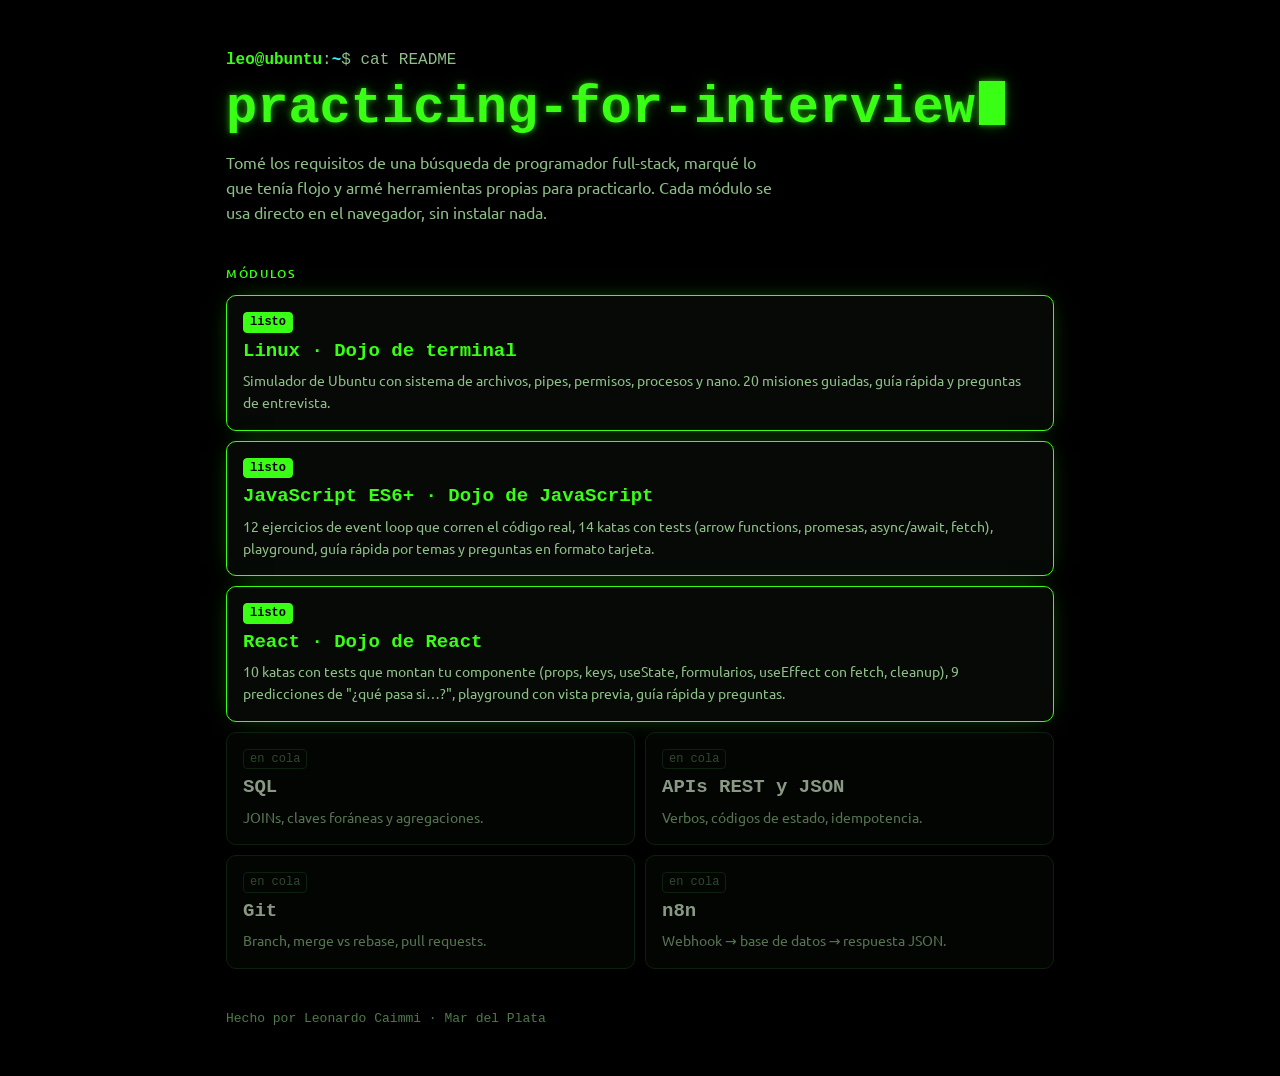
<file: index.html>
<!doctype html>
<html lang="es">
<head>
  <meta charset="utf-8">
  <meta name="viewport" content="width=device-width, initial-scale=1, viewport-fit=cover">
  <title>practicing-for-interview</title>
  <meta name="description" content="Herramientas propias para repasar los requisitos de una búsqueda full-stack.">
  <meta name="theme-color" content="#000000">
  <link rel="icon" href="assets/favicon.svg" type="image/svg+xml">
  <link rel="preconnect" href="https://fonts.googleapis.com">
  <link rel="preconnect" href="https://fonts.gstatic.com" crossorigin>
  <link rel="stylesheet" href="https://fonts.googleapis.com/css2?family=Ubuntu:wght@400;500;700&family=Ubuntu+Mono:wght@400;700&display=swap">
  <link rel="stylesheet" href="assets/landing.css">
</head>
<body>
<main class="wrap">
  <p class="prompt"><span class="u">leo@ubuntu</span>:<span class="p">~</span>$ cat README</p>
  <h1>practicing-for-interview<span class="cur" aria-hidden="true"></span></h1>
  <p class="lede">Tomé los requisitos de una búsqueda de programador full-stack, marqué lo que tenía flojo y armé herramientas propias para practicarlo. Cada módulo se usa directo en el navegador, sin instalar nada.</p>

  <h2>Módulos</h2>
  <ul class="mods">
    <li class="ready">
      <a href="linux/">
        <span class="tag">listo</span>
        <strong>Linux · Dojo de terminal</strong>
        <span>Simulador de Ubuntu con sistema de archivos, pipes, permisos, procesos y nano. 20 misiones guiadas, guía rápida y preguntas de entrevista.</span>
      </a>
    </li>
    <li class="ready">
      <a href="javascript/">
        <span class="tag">listo</span>
        <strong>JavaScript ES6+ · Dojo de JavaScript</strong>
        <span>12 ejercicios de event loop que corren el código real, 14 katas con tests (arrow functions, promesas, async/await, fetch), playground, guía rápida por temas y preguntas en formato tarjeta.</span>
      </a>
    </li>
    <li class="ready">
      <a href="react/">
        <span class="tag">listo</span>
        <strong>React · Dojo de React</strong>
        <span>10 katas con tests que montan tu componente (props, keys, useState, formularios, useEffect con fetch, cleanup), 9 predicciones de "¿qué pasa si…?", playground con vista previa, guía rápida y preguntas.</span>
      </a>
    </li>
    <li><div><span class="tag">en cola</span><strong>SQL</strong><span>JOINs, claves foráneas y agregaciones.</span></div></li>
    <li><div><span class="tag">en cola</span><strong>APIs REST y JSON</strong><span>Verbos, códigos de estado, idempotencia.</span></div></li>
    <li><div><span class="tag">en cola</span><strong>Git</strong><span>Branch, merge vs rebase, pull requests.</span></div></li>
    <li><div><span class="tag">en cola</span><strong>n8n</strong><span>Webhook → base de datos → respuesta JSON.</span></div></li>
  </ul>

  <footer>Hecho por Leonardo Caimmi · Mar del Plata</footer>
</main>
</body>
</html>
</file>
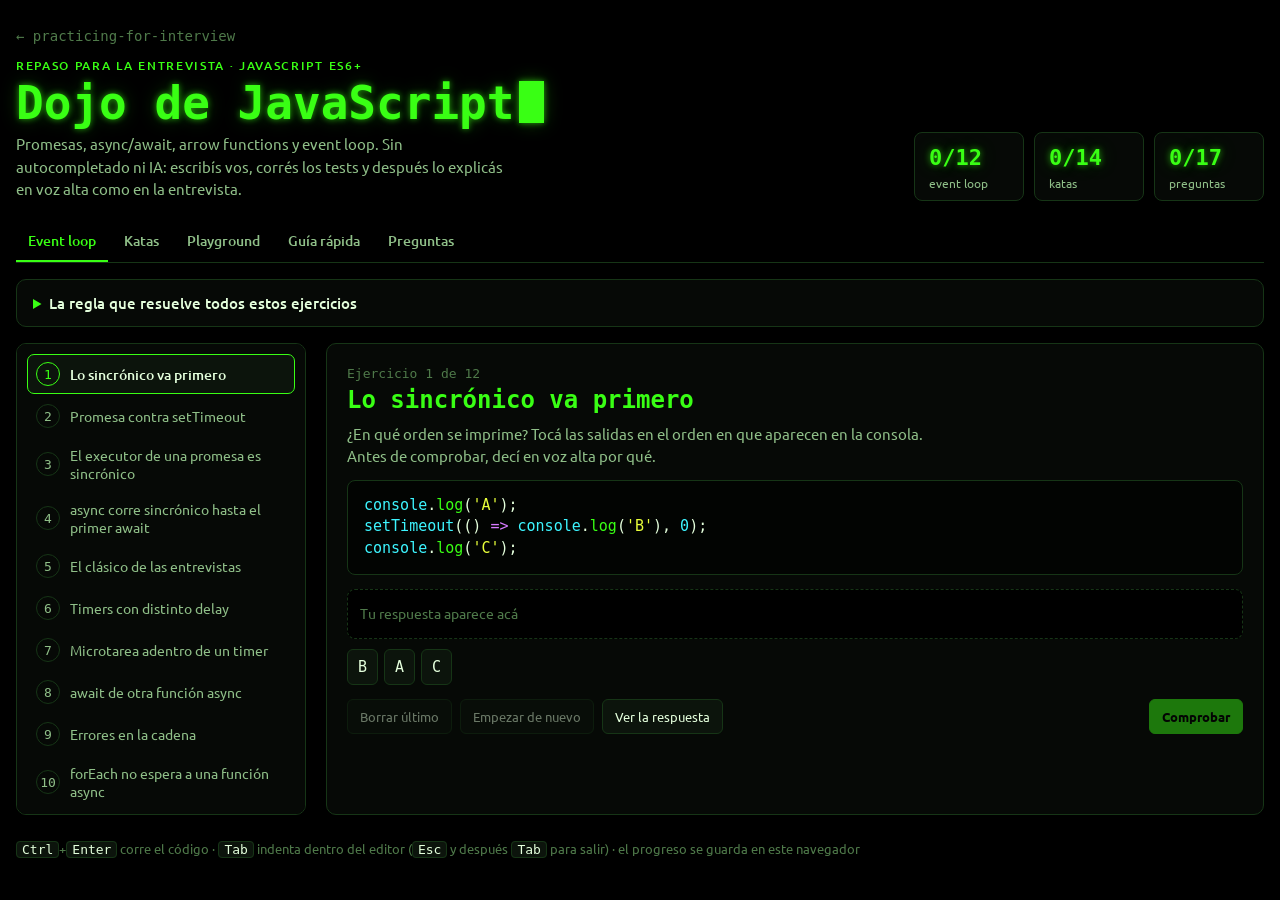
<file: javascript/index.html>
<!doctype html>
<html lang="es">
<head>
  <meta charset="utf-8">
  <meta name="viewport" content="width=device-width, initial-scale=1, viewport-fit=cover">
  <title>Dojo de JavaScript</title>
  <meta name="description" content="Ejercicios de event loop, katas con tests y guía rápida para repasar JavaScript ES6+: promesas, async/await y arrow functions.">
  <meta name="theme-color" content="#000000">
  <link rel="icon" href="../assets/favicon.svg" type="image/svg+xml">
  <link rel="preconnect" href="https://fonts.googleapis.com">
  <link rel="preconnect" href="https://fonts.gstatic.com" crossorigin>
  <link rel="stylesheet" href="https://fonts.googleapis.com/css2?family=Ubuntu:wght@400;500;700&family=Ubuntu+Mono:wght@400;700&display=swap">
  <link rel="stylesheet" href="../assets/dojo.css">
</head>
<body>
<div class="wrap">
  <header class="top">
    <div>
      <a class="back" href="../">← practicing-for-interview</a>
      <p class="eyebrow">Repaso para la entrevista · JavaScript ES6+</p>
      <h1>Dojo de JavaScript<span class="cur" aria-hidden="true"></span></h1>
      <p class="lede">Promesas, async/await, arrow functions y event loop. Sin autocompletado ni IA: escribís vos, corrés los tests y después lo explicás en voz alta como en la entrevista.</p>
    </div>
    <div class="stats">
      <div><strong id="st-loop">0/0</strong><span>event loop</span></div>
      <div><strong id="st-kata">0/0</strong><span>katas</span></div>
      <div><strong id="st-q">0/0</strong><span>preguntas</span></div>
    </div>
  </header>

  <nav class="tabs" role="tablist" aria-label="Secciones">
    <button type="button" role="tab" data-tab="loop" aria-selected="true">Event loop</button>
    <button type="button" role="tab" data-tab="kata" aria-selected="false">Katas</button>
    <button type="button" role="tab" data-tab="play" aria-selected="false">Playground</button>
    <button type="button" role="tab" data-tab="guia" aria-selected="false">Guía rápida</button>
    <button type="button" role="tab" data-tab="pre" aria-selected="false">Preguntas</button>
  </nav>

  <main>
    <section id="tab-loop" class="pane" aria-label="Event loop">
      <details class="rule">
        <summary>La regla que resuelve todos estos ejercicios</summary>
        <div class="flow">
          <div class="q"><b>1 · Pila</b><span>Todo el código sincrónico, de arriba abajo. Incluye el cuerpo de <code>new Promise(...)</code> y el de una función <code>async</code> hasta su primer <code>await</code>.</span></div>
          <div class="q"><b>2 · Microtareas</b><span><code>.then</code>, <code>.catch</code>, <code>.finally</code>, lo que sigue a un <code>await</code> y <code>queueMicrotask</code>. Se vacía la cola entera, incluso lo que se agrega mientras tanto.</span></div>
          <div class="q"><b>3 · Una macrotarea</b><span><code>setTimeout</code>, <code>setInterval</code>, eventos del DOM, I/O. Corre una sola y se vuelve al paso 2.</span></div>
        </div>
      </details>
      <div class="lay">
        <ol class="list" id="loop-list" aria-label="Ejercicios de event loop"></ol>
        <article class="card" id="loop-main" aria-live="polite"></article>
      </div>
    </section>

    <section id="tab-kata" class="pane" aria-label="Katas" hidden>
      <div class="lay">
        <ol class="list" id="kata-list" aria-label="Katas"></ol>
        <article class="card" id="kata-main"></article>
      </div>
    </section>

    <section id="tab-play" class="pane" aria-label="Playground" hidden></section>

    <section id="tab-guia" class="pane" aria-label="Guía rápida" hidden>
      <div class="lay">
        <ol class="list" id="guide-list" aria-label="Temas de la guía"></ol>
        <article class="card" id="guide-main" aria-live="polite"></article>
      </div>
    </section>

    <section id="tab-pre" class="pane" aria-label="Preguntas" hidden>
      <div class="lay">
        <ol class="list" id="q-list" aria-label="Preguntas de entrevista"></ol>
        <article class="card" id="q-main" aria-live="polite"></article>
      </div>
    </section>
  </main>

  <footer><kbd>Ctrl</kbd>+<kbd>Enter</kbd> corre el código · <kbd>Tab</kbd> indenta dentro del editor (<kbd>Esc</kbd> y después <kbd>Tab</kbd> para salir) · el progreso se guarda en este navegador</footer>
</div>

<script src="../assets/js/dom.js" defer></script>
<script src="js/state.js" defer></script>
<script src="../assets/js/highlight.js" defer></script>
<script src="../assets/js/runner.js" defer></script>
<script src="../assets/js/editor.js" defer></script>
<script src="../assets/js/tester.js" defer></script>
<script src="js/loop.js" defer></script>
<script src="js/katas.js" defer></script>
<script src="js/play.js" defer></script>
<script src="js/guide.js" defer></script>
<script src="js/questions.js" defer></script>
<script src="js/main.js" defer></script>
</body>
</html>
</file>
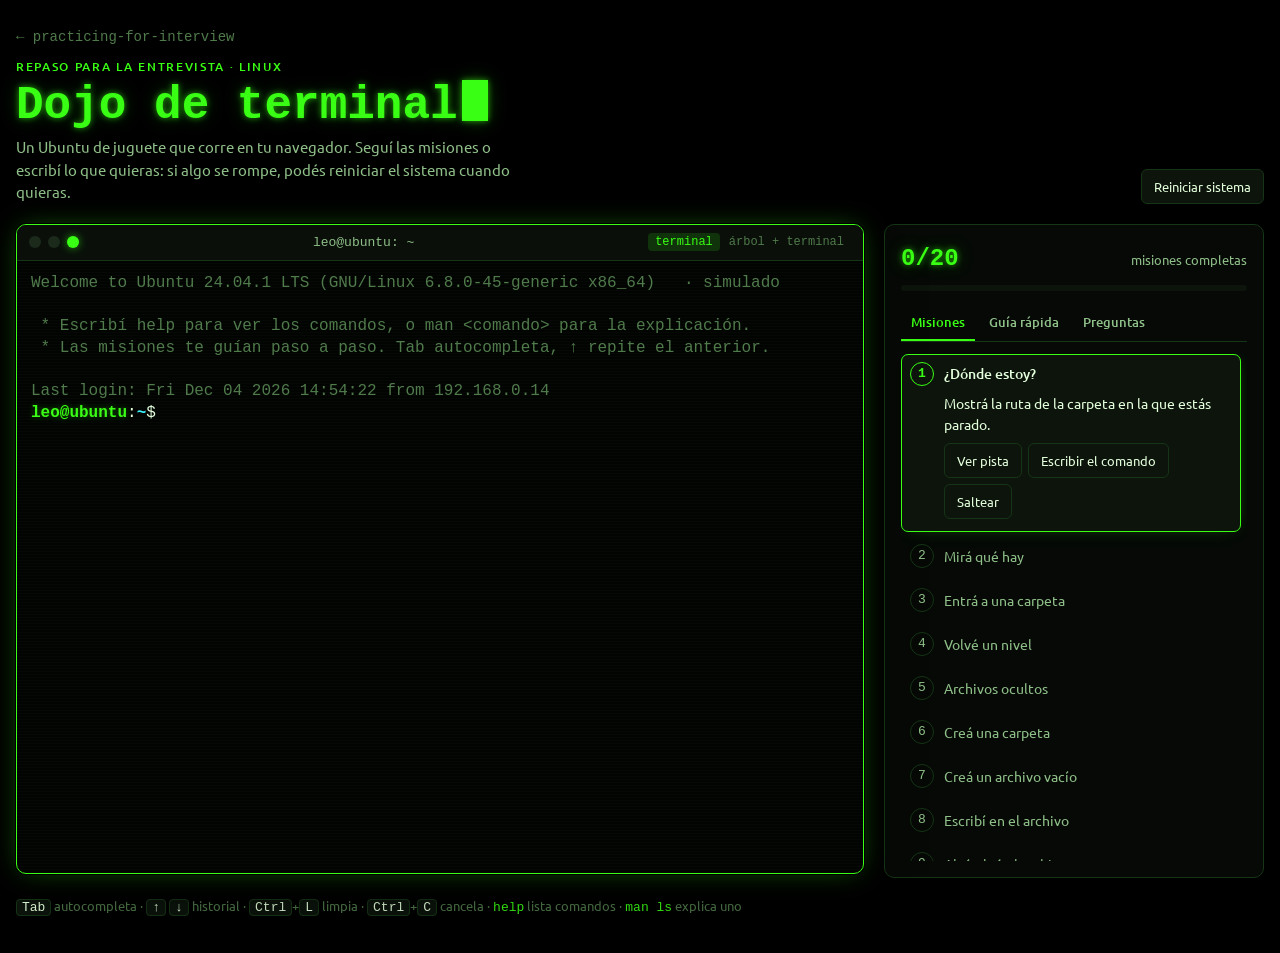
<file: linux/index.html>
<!doctype html>
<html lang="es">
<head>
  <meta charset="utf-8">
  <meta name="viewport" content="width=device-width, initial-scale=1, viewport-fit=cover">
  <title>Dojo de terminal</title>
  <meta name="description" content="Simulador de terminal Linux con misiones guiadas para practicar comandos básicos.">
  <meta name="theme-color" content="#000000">
  <link rel="icon" href="../assets/favicon.svg" type="image/svg+xml">
  <link rel="preconnect" href="https://fonts.googleapis.com">
  <link rel="preconnect" href="https://fonts.gstatic.com" crossorigin>
  <link rel="stylesheet" href="https://fonts.googleapis.com/css2?family=Ubuntu:wght@400;500;700&family=Ubuntu+Mono:wght@400;700&display=swap">
  <link rel="stylesheet" href="css/styles.css">
</head>
<body>
<div class="wrap">
  <header class="top">
    <div>
      <a class="back" href="../">← practicing-for-interview</a>
      <p class="eyebrow">Repaso para la entrevista · Linux</p>
      <h1>Dojo de terminal<span class="cur" aria-hidden="true"></span></h1>
      <p class="lede">Un Ubuntu de juguete que corre en tu navegador. Seguí las misiones o escribí lo que quieras: si algo se rompe, podés reiniciar el sistema cuando quieras.</p>
    </div>
    <button id="reset" class="btn-danger" type="button">Reiniciar sistema</button>
  </header>

  <main class="grid">
    <section class="term" aria-label="Terminal simulada">
      <div class="bar">
        <span class="dots" aria-hidden="true"><i></i><i></i><i class="x"></i></span>
        <span class="bar-title" id="bartitle">leo@ubuntu: ~</span>
        <div class="vt" role="tablist" aria-label="Vista">
          <button type="button" role="tab" data-view="term" aria-selected="true">terminal</button>
          <button type="button" role="tab" data-view="tree" aria-selected="false">árbol + terminal</button>
        </div>
      </div>
      <div class="term-body">
        <div class="tree" id="tree" hidden aria-label="Árbol de carpetas"></div>
        <div class="screen" id="screen">
          <div id="out" aria-live="polite"></div>
          <div class="line"><span id="ps1"></span><input id="cmd" autocomplete="off" autocapitalize="off" autocorrect="off" spellcheck="false" enterkeyhint="send" aria-label="Comando"></div>
        </div>
        <div class="nano" id="nano" hidden>
          <div class="nano-head"><span>GNU nano 7.2</span><span id="nanofile"></span><span id="nanomod"></span></div>
          <textarea id="nanotext" spellcheck="false" aria-label="Editor nano"></textarea>
          <div class="nano-status" id="nanostatus"></div>
          <div class="nano-keys"><button type="button" data-nk="save"><b>^S</b>Guardar</button><button type="button" data-nk="exit"><b>^X</b>Salir</button></div>
        </div>
      </div>
      <div class="keys" id="keys">
        <button type="button" data-key="tab">Tab</button><button type="button" data-key="up">↑</button><button type="button" data-key="down">↓</button>
        <button type="button" data-ins="/">/</button><button type="button" data-ins="~">~</button><button type="button" data-ins="-">-</button><button type="button" data-ins=" | ">|</button><button type="button" data-ins=".">.</button><button type="button" data-ins="*">*</button><button type="button" data-ins=" > ">&gt;</button><button type="button" data-key="ctrlc">^C</button>
      </div>
    </section>

    <aside class="side">
      <div class="prog"><strong id="progn">0/20</strong><span>misiones completas</span></div>
      <div class="meter"><i id="meter"></i></div>
      <div class="tabs" role="tablist">
        <button type="button" role="tab" data-tab="mis" aria-selected="true">Misiones</button>
        <button type="button" role="tab" data-tab="chu" aria-selected="false">Guía rápida</button>
        <button type="button" role="tab" data-tab="pre" aria-selected="false">Preguntas</button>
      </div>
      <div id="tab-mis"><ol class="mis" id="missions"></ol><div id="fin"></div></div>
      <div id="tab-chu" class="cheat" hidden>
        <h3>Rutas</h3>
        <dl><dt>/</dt><dd>Raíz del sistema</dd><dt>~</dt><dd>Tu home (/home/leo)</dd><dt>.</dt><dd>Carpeta actual</dd><dt>..</dt><dd>Carpeta padre</dd><dt>/etc/x</dt><dd>Absoluta: arranca en /</dd><dt>docs/x</dt><dd>Relativa: arranca donde estás</dd></dl>
        <h3>Navegar</h3>
        <dl><dt>pwd</dt><dd>Dónde estoy</dd><dt>ls -la</dt><dd>Listar todo, con ocultos y permisos</dd><dt>cd dir</dt><dd>Entrar a una carpeta</dd><dt>cd ..</dt><dd>Subir un nivel</dd><dt>cd ~ / cd</dt><dd>Ir al home</dd><dt>cd -</dt><dd>Volver a la carpeta anterior</dd><dt>tree</dt><dd>Ver el árbol de carpetas</dd></dl>
        <h3>Archivos</h3>
        <dl><dt>mkdir -p a/b</dt><dd>Crear carpetas (con padres)</dd><dt>touch f</dt><dd>Crear archivo vacío</dd><dt>cp a b</dt><dd>Copiar (<code>-r</code> para carpetas)</dd><dt>mv a b</dt><dd>Mover o renombrar</dd><dt>rm f</dt><dd>Borrar archivo</dd><dt>rm -r dir</dt><dd>Borrar carpeta y contenido</dd><dt>rmdir dir</dt><dd>Borrar carpeta vacía</dd></dl>
        <h3>Abrir, leer y buscar</h3>
        <dl><dt>cat f</dt><dd>Mostrar el contenido</dd><dt>less f</dt><dd>Leer paginado (q sale)</dd><dt>nano f</dt><dd>Editar (^S guarda, ^X cierra)</dd><dt>head / tail -n 5</dt><dd>Primeras / últimas líneas</dd><dt>tail -f log</dt><dd>Seguir un log en vivo</dd><dt>grep -rn "x" dir</dt><dd>Buscar texto recursivo con nro de línea</dd><dt>find . -name "*.js"</dt><dd>Buscar archivos por nombre</dd><dt>wc -l f</dt><dd>Contar líneas</dd></dl>
        <h3>Redirección y encadenado</h3>
        <dl><dt>cmd &gt; f</dt><dd>Salida a archivo (pisa)</dd><dt>cmd &gt;&gt; f</dt><dd>Salida a archivo (agrega)</dd><dt>a | b</dt><dd>Pipe: la salida de a entra a b</dd><dt>a &amp;&amp; b</dt><dd>Corre b solo si a anduvo</dd><dt>2&gt;&amp;1</dt><dd>Mezclar errores con la salida (teoría)</dd></dl>
        <h3>Permisos</h3>
        <dl><dt>-rwxr-xr-x</dt><dd>tipo · dueño · grupo · otros</dd><dt>chmod +x f</dt><dd>Hacer ejecutable</dd><dt>chmod 755 f</dt><dd>r=4 w=2 x=1 → 7=rwx 5=r-x</dd><dt>chmod 644 f</dt><dd>rw-r--r--, típico de archivo</dd><dt>sudo cmd</dt><dd>Ejecutar como root</dd></dl>
        <h3>Procesos y sistema</h3>
        <dl><dt>ps aux</dt><dd>Todos los procesos</dd><dt>kill PID</dt><dd>Pedir que termine (SIGTERM)</dd><dt>kill -9 PID</dt><dd>Forzar (SIGKILL)</dd><dt>top / htop</dt><dd>Monitor en vivo</dd><dt>sudo apt update</dt><dd>Actualizar lista de paquetes</dd><dt>sudo apt install x</dt><dd>Instalar un paquete</dd><dt>man cmd</dt><dd>Manual (acá, en castellano)</dd><dt>clear</dt><dd>Limpiar la pantalla (Ctrl+L). En Windows es cls</dd></dl>
      </div>
      <div id="tab-pre" class="qa" hidden>
        <h3>Lo que te pueden preguntar</h3>
        <details><summary>¿Ruta absoluta vs relativa?</summary><p>Absoluta arranca en la raíz <code>/</code> y funciona desde cualquier lado (<code>/home/leo/docs</code>). Relativa depende de dónde estás parado (<code>docs</code>, <code>../x</code>).</p></details>
        <details><summary>¿Qué diferencia hay entre &gt; y &gt;&gt;?</summary><p><code>&gt;</code> crea o pisa el archivo. <code>&gt;&gt;</code> agrega al final sin borrar lo anterior. Típico: <code>echo "x" &gt;&gt; log.txt</code>.</p></details>
        <details><summary>¿Qué es un pipe?</summary><p>Conecta la salida estándar de un comando con la entrada del siguiente: <code>ps aux | grep node</code>. Es la filosofía Unix: herramientas chicas que se combinan.</p></details>
        <details><summary>¿Qué significa chmod 755?</summary><p>Cada dígito suma r=4, w=2, x=1. 7 = rwx para el dueño, 5 = r-x para grupo y otros. Es lo típico para scripts y carpetas. Archivos comunes: 644.</p></details>
        <details><summary>¿Cómo ejecutás un script?</summary><p>Le das permiso con <code>chmod +x deploy.sh</code> y lo corrés con <code>./deploy.sh</code>. El <code>./</code> hace falta porque la carpeta actual no está en el PATH. La primera línea <code>#!/bin/bash</code> (shebang) dice qué intérprete usar.</p></details>
        <details><summary>¿Qué es sudo y por qué apt lo pide?</summary><p>Ejecuta un comando como root (superusuario). Instalar paquetes escribe en carpetas del sistema como <code>/usr</code>, que tu usuario no puede tocar.</p></details>
        <details><summary>¿rm -r vs rmdir?</summary><p><code>rmdir</code> solo borra carpetas vacías (más seguro). <code>rm -r</code> borra la carpeta con todo adentro. <code>rm -rf</code> además no pregunta ni avisa: con cuidado.</p></details>
        <details><summary>¿Cómo encontrás y matás un proceso colgado?</summary><p><code>ps aux | grep node</code> para ver el PID, después <code>kill PID</code> (SIGTERM, le pide que cierre prolijo). Si no responde, <code>kill -9 PID</code> (SIGKILL, lo corta en seco). También <code>lsof -i :3000</code> para ver quién usa un puerto.</p></details>
        <details><summary>¿Cómo buscás algo en todo un proyecto?</summary><p>Texto adentro de archivos: <code>grep -rn "TODO" src/</code>. Archivos por nombre: <code>find . -name "*.js"</code>.</p></details>
        <details><summary>¿Cómo mirás un log en vivo?</summary><p><code>tail -f /var/log/syslog</code> o el log de tu app. Sale con Ctrl+C. En servicios con systemd: <code>journalctl -u servicio -f</code>.</p></details>
        <details><summary>¿stdout vs stderr?</summary><p>Son dos salidas distintas: 1 = salida normal, 2 = errores. <code>cmd 2&gt; errores.txt</code> redirige solo errores; <code>cmd &gt; todo.txt 2&gt;&amp;1</code> manda ambos al mismo archivo.</p></details>
        <details><summary>¿Cómo ves variables de entorno?</summary><p><code>echo $HOME</code>, <code>env</code> para ver todas, <code>export API_URL=...</code> para definir una en la sesión. Así se pasan secretos a una app sin hardcodearlos.</p></details>
      </div>
    </aside>
  </main>

  <footer><kbd>Tab</kbd> autocompleta · <kbd>↑</kbd> <kbd>↓</kbd> historial · <kbd>Ctrl</kbd>+<kbd>L</kbd> limpia · <kbd>Ctrl</kbd>+<kbd>C</kbd> cancela · <code>help</code> lista comandos · <code>man ls</code> explica uno</footer>
</div>

<script src="js/state.js" defer></script>
<script src="js/fs.js" defer></script>
<script src="js/parser.js" defer></script>
<script src="js/shell.js" defer></script>
<script src="js/commands/files.js" defer></script>
<script src="js/commands/text.js" defer></script>
<script src="js/commands/system.js" defer></script>
<script src="js/commands/help.js" defer></script>
<script src="js/nano.js" defer></script>
<script src="js/missions.js" defer></script>
<script src="js/tree.js" defer></script>
<script src="js/main.js" defer></script>
</body>
</html>
</file>
<file: assets/landing.css>
:root {
  color-scheme: dark;
  --bg: #000; --panel: #060906; --line: #163516;
  --text: #e4ffdc; --muted: #8fbf88; --faint: #4f7a4a;
  --neon: #39ff14; --cyan: #3df5ff;
  --glow: 0 0 6px #39ff1499, 0 0 18px #39ff1440;
  --mono: "Ubuntu Mono", ui-monospace, Menlo, Consolas, monospace;
  --sans: "Ubuntu", system-ui, -apple-system, "Segoe UI", Roboto, sans-serif;
}
* { box-sizing: border-box; }
html, body { margin: 0; background: var(--bg); }
body { color: var(--text); font-family: var(--sans); font-size: 16px; line-height: 1.55; }
::selection { background: var(--neon); color: #000; }
.wrap { max-width: 860px; margin: 0 auto; padding-inline: 16px; padding-block: calc(env(safe-area-inset-top, 0px) + 48px) calc(env(safe-area-inset-bottom, 0px) + 48px); }
.prompt { font-family: var(--mono); color: var(--muted); margin: 0 0 8px; }
.prompt .u { color: var(--neon); font-weight: 700; }
.prompt .p { color: var(--cyan); font-weight: 700; }
h1 { font-family: var(--mono); font-size: clamp(30px, 7vw, 52px); line-height: 1.05; margin: 0 0 14px; color: var(--neon); text-shadow: var(--glow); overflow-wrap: anywhere; }
h1 .cur { display: inline-block; width: .5em; height: .85em; background: var(--neon); box-shadow: var(--glow); vertical-align: -.06em; margin-left: .08em; animation: blink 1.1s steps(1) infinite; }
@keyframes blink { 50% { opacity: 0; } }
.lede { color: var(--muted); max-width: 62ch; margin: 0; }
h2 { font-size: 12px; letter-spacing: .14em; text-transform: uppercase; color: var(--neon); font-weight: 500; margin: 40px 0 12px; }
.mods { list-style: none; margin: 0; padding: 0; display: grid; grid-template-columns: repeat(2, minmax(0, 1fr)); gap: 10px; }
.mods li.ready { grid-column: 1 / -1; }
.mods a, .mods div { display: flex; flex-direction: column; gap: 4px; height: 100%; padding: 16px; border: 1px solid var(--line); border-radius: 10px; background: var(--panel); color: inherit; text-decoration: none; }
.mods div { opacity: .6; }
.mods a { border-color: var(--neon); box-shadow: 0 0 24px -10px #39ff1488; transition: box-shadow .2s, transform .2s; }
.mods a:hover { box-shadow: 0 0 32px -6px #39ff14aa; transform: translateY(-2px); }
.mods a:focus-visible { outline: 2px solid var(--neon); outline-offset: 3px; }
.mods strong { font-family: var(--mono); font-size: 19px; }
.mods a strong { color: var(--neon); }
.mods span:not(.tag) { color: var(--muted); font-size: 14px; }
.tag { align-self: flex-start; font-family: var(--mono); font-size: 12px; padding: 0 6px; border-radius: 4px; border: 1px solid var(--line); color: var(--faint); }
.ready .tag { background: var(--neon); border-color: var(--neon); color: #000; font-weight: 700; }
footer { margin-top: 40px; color: var(--faint); font-size: 13px; font-family: var(--mono); }
@media (max-width: 600px) { .mods { grid-template-columns: minmax(0, 1fr); } }
@media (prefers-reduced-motion: reduce) { h1 .cur { animation: none; } .mods a { transition: none; } }
</file>
<file: assets/dojo.css>
/* ==========================================================
   Estilos compartidos de los dojos (JavaScript, React): tema negro + verde flúor
   ========================================================== */
:root {
  color-scheme: dark;
  --bg: #000000;
  --panel: #060906;
  --panel2: #0c140c;
  --line: #163516;
  --term: #020402;
  --text: #e4ffdc;
  --muted: #8fbf88;
  --faint: #4f7a4a;
  --neon: #39ff14;
  --neon-dim: #39ff1426;
  --neon-glow: 0 0 6px #39ff1499, 0 0 18px #39ff1440;
  --cyan: #3df5ff;
  --red: #ff3b5c;
  --red-dim: #ff3b5c1f;
  --yellow: #e8ff3a;
  --magenta: #d77bff;
  --mono: "Ubuntu Mono", ui-monospace, "SFMono-Regular", Menlo, Consolas, monospace;
  --sans: "Ubuntu", system-ui, -apple-system, "Segoe UI", Roboto, sans-serif;
  --pane-h: clamp(440px, calc(100dvh - 140px), 900px); /* alto de los paneles con scroll propio */
}

* { box-sizing: border-box; }
html, body { margin: 0; background: var(--bg); }
body {
  color: var(--text);
  font-family: var(--sans);
  font-size: 15px;
  line-height: 1.5;
  -webkit-text-size-adjust: 100%;
}
::selection { background: var(--neon); color: #000; }

.wrap {
  max-width: 1280px;
  margin: 0 auto;
  padding-inline: 16px;
  padding-block: calc(env(safe-area-inset-top, 0px) + 24px) calc(env(safe-area-inset-bottom, 0px) + 40px);
}

/* ---------- header ---------- */
.top { display: flex; flex-wrap: wrap; gap: 16px; align-items: flex-end; justify-content: space-between; margin-bottom: 20px; }
.back { display: inline-block; margin-bottom: 10px; color: var(--faint); font-family: var(--mono); font-size: 14px; text-decoration: none; }
.back:hover { color: var(--neon); }
.eyebrow { margin: 0; color: var(--neon); font-size: 12px; letter-spacing: .14em; text-transform: uppercase; font-weight: 500; }
h1 {
  margin: 4px 0 6px;
  font-family: var(--mono);
  font-weight: 700;
  font-size: clamp(30px, 5vw, 46px);
  line-height: 1.05;
  color: var(--neon);
  text-shadow: var(--neon-glow);
  text-wrap: balance;
}
h1 .cur { display: inline-block; width: .55em; height: .9em; background: var(--neon); box-shadow: var(--neon-glow); vertical-align: -.08em; margin-left: .1em; animation: blink 1.1s steps(1) infinite; }
@keyframes blink { 50% { opacity: 0; } }
.lede { margin: 0; color: var(--muted); max-width: 62ch; }

.stats { display: flex; gap: 10px; }
.stats div { display: flex; flex-direction: column; min-width: 110px; padding: 8px 14px; background: var(--panel); border: 1px solid var(--line); border-radius: 8px; }
.stats strong { font-family: var(--mono); font-size: 22px; color: var(--neon); text-shadow: var(--neon-glow); font-variant-numeric: tabular-nums; }
.stats span { color: var(--muted); font-size: 12px; }

/* ---------- botones ---------- */
button {
  font-family: inherit; font-size: 13px; cursor: pointer;
  color: var(--text); background: var(--panel2);
  border: 1px solid var(--line); border-radius: 6px; padding: 8px 12px;
  transition: border-color .15s, color .15s, box-shadow .15s;
}
button:hover { border-color: var(--neon); color: var(--neon); }
button:disabled { opacity: .45; cursor: not-allowed; }
button:disabled:hover { border-color: var(--line); color: var(--text); }
button.primary { background: var(--neon); border-color: var(--neon); color: #000; font-weight: 700; }
button.primary:hover { color: #000; box-shadow: var(--neon-glow); }
button.primary:disabled:hover { border-color: var(--neon); color: #000; box-shadow: none; }
button:focus-visible, textarea:focus-visible, a:focus-visible, summary:focus-visible { outline: 2px solid var(--neon); outline-offset: 2px; }

/* ---------- pestañas ---------- */
.tabs { display: flex; gap: 4px; margin-bottom: 16px; border-bottom: 1px solid var(--line); overflow-x: auto; scrollbar-width: none; }
.tabs button { flex: none; background: transparent; border: 0; border-bottom: 2px solid transparent; border-radius: 0; padding: 10px 12px; color: var(--muted); font-size: 14px; font-weight: 500; }
.tabs button[aria-selected="true"] { color: var(--neon); border-bottom-color: var(--neon); }
.pane[hidden] { display: none; }

/* ---------- regla del event loop ---------- */
.rule { margin-bottom: 16px; padding: 12px 16px; background: var(--panel); border: 1px solid var(--line); border-radius: 10px; }
.rule summary { cursor: pointer; font-weight: 500; }
.rule summary::marker { color: var(--neon); }
.flow { display: grid; grid-template-columns: repeat(3, minmax(0, 1fr)); gap: 10px; margin-top: 12px; }
.q { display: flex; flex-direction: column; gap: 4px; padding: 10px 12px; background: #000; border: 1px solid var(--line); border-radius: 8px; color: var(--muted); font-size: 14px; }
.q b { color: var(--neon); font-family: var(--mono); font-size: 15px; }

/* ---------- lista lateral + tarjeta ---------- */
/* Lista y tarjeta tienen alto fijo y scrollean por dentro, como la consola del Dojo de Linux */
.lay { display: grid; grid-template-columns: 290px minmax(0, 1fr); gap: 20px; height: var(--pane-h); }
.list, .card { min-height: 0; overflow-y: auto; overscroll-behavior: contain; scrollbar-color: var(--line) transparent; }
.list { position: relative; list-style: none; margin: 0; padding: 10px; display: flex; flex-direction: column; gap: 2px; background: var(--panel); border: 1px solid var(--line); border-radius: 10px; }
.list button { display: flex; align-items: center; gap: 10px; width: 100%; text-align: left; background: transparent; border: 1px solid transparent; padding: 7px 8px; border-radius: 7px; color: var(--muted); font-size: 14px; }
.list button:hover { background: var(--panel2); color: var(--text); }
.list .n { flex: none; width: 24px; height: 24px; border-radius: 50%; display: grid; place-items: center; font-family: var(--mono); font-size: 13px; border: 1px solid var(--line); font-variant-numeric: tabular-nums; }
.list .done .n { background: var(--neon); border-color: var(--neon); color: #000; font-weight: 700; }
.list .cur button { background: var(--panel2); border-color: var(--neon); color: var(--text); font-weight: 500; }
.list .cur .n { border-color: var(--neon); color: var(--neon); }
.list .done.cur .n { color: #000; }

.card { position: relative; min-width: 0; padding: 20px; background: var(--panel); border: 1px solid var(--line); border-radius: 10px; }
.kicker { margin: 0; color: var(--faint); font-family: var(--mono); font-size: 13px; }
.card h2 { margin: 2px 0 8px; font-family: var(--mono); font-size: 24px; line-height: 1.2; color: var(--neon); }
.card h3 { margin: 22px 0 8px; font-size: 12px; letter-spacing: .12em; text-transform: uppercase; color: var(--neon); font-weight: 500; }
.desc { margin: 0 0 12px; color: var(--muted); max-width: 72ch; }
.desc p { margin: 0 0 8px; }
.desc ul { margin: 0 0 8px; padding-left: 20px; }
code { font-family: var(--mono); color: var(--neon); }
.desc code, .q code, .why code, .tip code, .notes code { background: var(--panel2); padding: 0 4px; border-radius: 4px; font-size: .95em; }
.row { display: flex; flex-wrap: wrap; gap: 8px; margin-top: 14px; }
.row .push { margin-left: auto; }

/* ---------- código resaltado ---------- */
pre.code { margin: 0; padding: 14px 16px; overflow-x: auto; background: var(--term); border: 1px solid var(--line); border-radius: 8px; font-family: var(--mono); font-size: 15px; line-height: 1.45; color: var(--text); tab-size: 2; }
.h-kw { color: var(--magenta); }
.h-str { color: var(--yellow); }
.h-num { color: var(--cyan); }
.h-fn { color: var(--neon); }
.h-bi { color: var(--cyan); }
.h-com { color: var(--faint); font-style: italic; }
.h-tag { color: var(--cyan); }

/* ---------- consola ---------- */
.console { margin-top: 10px; max-height: 360px; overflow: auto; padding: 10px 14px; background: var(--term); border: 1px solid var(--line); border-radius: 8px; font-family: var(--mono); font-size: 15px; line-height: 1.45; }
.console div { white-space: pre-wrap; overflow-wrap: anywhere; }
.console div::before { content: "› "; color: var(--faint); }
.console .warn { color: var(--yellow); }
.console .error { color: var(--red); }
.console .dim { color: var(--faint); }
.console .dim::before { content: ""; }

/* ---------- respuesta del event loop ---------- */
.answer { display: flex; flex-wrap: wrap; align-items: center; gap: 6px; min-height: 50px; margin-top: 14px; padding: 8px; background: #000; border: 1px dashed var(--line); border-radius: 8px; }
.answer .ph { padding: 0 4px; color: var(--faint); font-size: 14px; }
.chip { padding: 6px 10px; font-family: var(--mono); font-size: 15px; }
.answer .chip { border-color: var(--neon); color: var(--neon); cursor: default; }
.answer .chip i { margin-right: 6px; font-style: normal; font-size: 12px; color: var(--faint); }
.chips { display: flex; flex-wrap: wrap; gap: 6px; min-height: 36px; margin-top: 10px; }

.res { margin-top: 16px; padding: 12px 14px; border: 1px solid; border-radius: 8px; font-weight: 500; }
.res.ok { border-color: var(--neon); background: var(--neon-dim); color: var(--neon); }
.res.bad { border-color: var(--red); background: var(--red-dim); color: var(--red); }
.res p { margin: 6px 0 0; color: var(--text); font-weight: 400; }
ol.why { margin: 0; padding-left: 22px; color: var(--muted); }
ol.why li { margin-bottom: 6px; }
.tip { margin-top: 14px; padding: 12px 14px; background: #000; border: 1px dashed var(--line); border-radius: 8px; color: var(--muted); font-size: 14px; }
.tip strong { color: var(--text); }
.tip p { margin: 6px 0 0; }

/* ---------- editor y tests ---------- */
.ed {
  display: block; width: 100%; min-height: 300px; resize: vertical;
  padding: 14px 16px; background: var(--term); color: var(--text);
  border: 1px solid var(--line); border-radius: 8px;
  font-family: var(--mono); font-size: 16px; line-height: 1.45; tab-size: 2;
  white-space: pre; overflow: auto; caret-color: var(--neon);
}
.ed:focus { border-color: var(--neon); outline: none; box-shadow: 0 0 0 1px var(--neon), 0 0 24px -10px #39ff1488; }
.tests { list-style: none; margin: 0; padding: 0; display: flex; flex-direction: column; gap: 6px; }
.tests li { display: flex; gap: 10px; align-items: flex-start; padding: 8px 10px; background: #000; border: 1px solid var(--line); border-radius: 7px; }
.tests .mk { flex: none; width: 20px; font-family: var(--mono); font-weight: 700; text-align: center; }
.tests .ok .mk { color: var(--neon); }
.tests .bad { border-color: #ff3b5c55; }
.tests .bad .mk { color: var(--red); }
.tests small { display: block; margin-top: 2px; color: var(--muted); font-family: var(--mono); font-size: 13px; overflow-wrap: anywhere; }
.running { color: var(--muted); font-family: var(--mono); }

/* ---------- playground ---------- */
.play { display: grid; grid-template-columns: minmax(0, 1.8fr) minmax(0, 1fr); gap: 20px; height: var(--pane-h); }
.play > div { display: flex; flex-direction: column; min-height: 0; }
.play .ed { flex: 1; min-height: 0; resize: none; }
.play .console { flex: 1; margin-top: 0; max-height: none; }
.play .note { margin-top: 12px; font-size: 14px; }
.play select { font: inherit; font-size: 13px; color: var(--text); background: var(--panel2); border: 1px solid var(--line); border-radius: 6px; padding: 7px 8px; }

/* ---------- guía rápida ---------- */
ul.notes { margin: 0; padding-left: 20px; color: var(--muted); }
ul.notes li { margin-bottom: 6px; }
ul.notes li::marker { color: var(--neon); }

/* ---------- preguntas ---------- */
.say { padding: 12px 14px; background: var(--neon-dim); border: 1px solid var(--neon); border-radius: 8px; font-size: 16px; }
.say code { background: #000; padding: 0 4px; border-radius: 4px; }

footer { margin-top: 24px; color: var(--faint); font-size: 13px; }
footer kbd { font-family: var(--mono); background: var(--panel2); border: 1px solid var(--line); border-radius: 4px; padding: 0 5px; color: var(--text); }

/* ---------- responsive ---------- */
@media (max-width: 960px) {
  .lay, .play { grid-template-columns: minmax(0, 1fr); }
  .lay { grid-template-rows: auto minmax(0, 1fr); }
  .list { flex-direction: row; overflow: visible; flex-wrap: wrap; gap: 6px; padding: 8px; }
  .list button { width: auto; padding: 2px; }
  .list .t { display: none; }
  .list .n { width: 34px; height: 34px; font-size: 14px; }
  .list .cur button { background: transparent; border-color: transparent; }
  .list .cur .n { border-width: 2px; box-shadow: 0 0 10px #39ff1488; }
  .play { height: auto; }
  .play .ed { flex: none; height: 55dvh; min-height: 320px; }
  .play .console { flex: none; height: 40dvh; min-height: 200px; }
}
@media (max-width: 700px) {
  .flow { grid-template-columns: minmax(0, 1fr); }
}
@media (max-width: 560px) {
  .top { align-items: stretch; }
  .stats { width: 100%; }
  .stats div { flex: 1; min-width: 0; }
  .card { padding: 16px 12px; }
  .card h2 { font-size: 20px; }
  pre.code, .console { padding: 12px; font-size: 14px; }
  .ed { padding: 12px; font-size: 16px; } /* 16px evita el zoom automático en iOS */
  .row button { flex: 1 1 auto; }
  .row .push { margin-left: 0; }
  .tabs button { padding-inline: 10px; }
}
@media (prefers-reduced-motion: reduce) {
  h1 .cur { animation: none; }
  button { transition: none; }
}
</file>
<file: linux/css/styles.css>
/* ==========================================================
   Dojo de terminal · tema negro + verde flúor
   ========================================================== */
:root {
  color-scheme: dark;
  --bg: #000000;
  --panel: #060906;
  --panel2: #0c140c;
  --line: #163516;
  --term: #020402;
  --text: #e4ffdc;
  --muted: #8fbf88;
  --faint: #4f7a4a;
  --neon: #39ff14;
  --neon-dim: #39ff1426;
  --neon-glow: 0 0 6px #39ff1499, 0 0 18px #39ff1440;
  --cyan: #3df5ff;
  --red: #ff3b5c;
  --yellow: #e8ff3a;
  --magenta: #d77bff;
  --mono: "Ubuntu Mono", ui-monospace, "SFMono-Regular", Menlo, Consolas, monospace;
  --sans: "Ubuntu", system-ui, -apple-system, "Segoe UI", Roboto, sans-serif;
  --screen-h: clamp(380px, 68vh, 700px); /* alto de la consola y de la vista árbol */
}

* { box-sizing: border-box; }
html, body { margin: 0; background: var(--bg); }
body {
  color: var(--text);
  font-family: var(--sans);
  font-size: 15px;
  line-height: 1.5;
  -webkit-text-size-adjust: 100%;
}
::selection { background: var(--neon); color: #000; }

.wrap {
  max-width: 1280px;
  margin: 0 auto;
  padding-inline: 16px;
  padding-block: calc(env(safe-area-inset-top, 0px) + 24px) calc(env(safe-area-inset-bottom, 0px) + 40px);
}

/* ---------- header ---------- */
.top { display: flex; flex-wrap: wrap; gap: 16px; align-items: flex-end; justify-content: space-between; margin-bottom: 20px; }
.back { display: inline-block; margin-bottom: 10px; color: var(--faint); font-family: var(--mono); font-size: 14px; text-decoration: none; }
.back:hover { color: var(--neon); }
.eyebrow { margin: 0; color: var(--neon); font-size: 12px; letter-spacing: .14em; text-transform: uppercase; font-weight: 500; }
h1 {
  margin: 4px 0 6px;
  font-family: var(--mono);
  font-weight: 700;
  font-size: clamp(30px, 5vw, 46px);
  line-height: 1.05;
  color: var(--neon);
  text-shadow: var(--neon-glow);
  text-wrap: balance;
}
h1 .cur { display: inline-block; width: .55em; height: .9em; background: var(--neon); box-shadow: var(--neon-glow); vertical-align: -.08em; margin-left: .1em; animation: blink 1.1s steps(1) infinite; }
@keyframes blink { 50% { opacity: 0; } }
.lede { margin: 0; color: var(--muted); max-width: 62ch; }

button {
  font-family: inherit; font-size: 13px; cursor: pointer;
  color: var(--text); background: var(--panel2);
  border: 1px solid var(--line); border-radius: 6px; padding: 8px 12px;
  transition: border-color .15s, color .15s, box-shadow .15s;
}
button:hover { border-color: var(--neon); color: var(--neon); }
button:focus-visible, input:focus-visible, textarea:focus-visible, a:focus-visible, summary:focus-visible { outline: 2px solid var(--neon); outline-offset: 2px; }
.btn-danger.armed { background: var(--neon); border-color: var(--neon); color: #000; font-weight: 700; box-shadow: var(--neon-glow); }

.grid { display: grid; grid-template-columns: minmax(0, 1fr) 380px; gap: 20px; align-items: start; }

/* ---------- terminal ---------- */
.term {
  position: sticky; top: calc(env(safe-area-inset-top, 0px) + 12px);
  background: var(--term);
  border: 1px solid var(--neon);
  border-radius: 10px; overflow: hidden;
  box-shadow: 0 0 0 1px #000, 0 0 28px -6px #39ff1466, 0 24px 60px -24px #000;
}
.bar { display: flex; align-items: center; justify-content: space-between; gap: 8px; padding: 8px 12px; background: #0a0f0a; border-bottom: 1px solid var(--line); font-size: 13px; color: var(--muted); }
.bar-title { font-family: var(--mono); flex: 1; text-align: center; overflow: hidden; text-overflow: ellipsis; white-space: nowrap; }
.dots { display: flex; gap: 7px; }
.dots i { width: 12px; height: 12px; border-radius: 50%; background: #1b2a1b; display: block; }
.dots i.x { background: var(--neon); box-shadow: 0 0 8px #39ff1499; }

.term-body { position: relative; }
.term-body::after { /* scanlines sutiles */
  content: ""; position: absolute; inset: 0; pointer-events: none;
  background: repeating-linear-gradient(to bottom, transparent 0 2px, #ffffff05 2px 3px);
}
.screen { height: var(--screen-h); overflow-y: auto; padding: 12px 14px 18px; font-family: var(--mono); font-size: 16px; line-height: 1.35; cursor: text; scrollbar-color: var(--line) transparent; }
#out .o, #out .e, #out .p, #out .i, #out .h { white-space: pre-wrap; overflow-wrap: anywhere; }
#out .e { color: var(--red); }
#out .i { color: var(--faint); }
#out .h { color: var(--yellow); }
.line { display: flex; align-items: baseline; flex-wrap: wrap; }
#ps1 { white-space: pre; }
#cmd { flex: 1; min-width: 6ch; background: transparent; border: 0; outline: 0; color: var(--text); font: inherit; font-size: 16px; padding: 0; caret-color: var(--neon); }

.c-user { color: var(--neon); font-weight: 700; text-shadow: 0 0 6px #39ff1466; }
.c-path { color: var(--cyan); font-weight: 700; }
.c-dir { color: var(--cyan); font-weight: 700; }
.c-exe { color: var(--neon); font-weight: 700; }
.c-hit { background: var(--neon); color: #000; font-weight: 700; padding: 0 1px; border-radius: 2px; }
.c-file { color: var(--magenta); }
.c-num { color: var(--yellow); }
.c-ok { color: var(--neon); text-shadow: var(--neon-glow); }

/* ---------- toggle terminal / árbol (discreto, en la barra) ---------- */
.vt { display: flex; gap: 2px; }
.vt button { background: transparent; border: 0; border-radius: 4px; padding: 2px 7px; font-family: var(--mono); font-size: 12px; color: var(--faint); }
.vt button:hover { color: var(--text); }
.vt button[aria-selected="true"] { color: var(--neon); background: var(--neon-dim); }

/* ---------- vista árbol ---------- */
/* Vista dividida: el árbol arriba y la consola abajo comparten el alto de la terminal */
.term-body.split .tree { height: calc(var(--screen-h) * .5); border-bottom: 1px solid var(--line); }
.term-body.split .screen { height: calc(var(--screen-h) * .5); }
.tl.moved { animation: moved 1s ease-out; }
@keyframes moved { from { background: var(--neon); color: #000; } to { background: var(--neon-dim); } }
.tree { position: relative; overflow: auto; padding: 10px 14px 14px; font-family: var(--mono); font-size: 15px; line-height: 1.5; scrollbar-color: var(--line) transparent; }
.tree[hidden], .screen[hidden] { display: none; }
.t-head { position: sticky; top: -10px; z-index: 1; background: var(--term); padding-top: 10px; margin-top: -10px; display: flex; flex-wrap: wrap; justify-content: space-between; align-items: flex-start; gap: 10px; padding-bottom: 10px; margin-bottom: 10px; border-bottom: 1px dashed var(--line); }
.t-where b { color: var(--cyan); }
.t-where span { display: block; color: var(--faint); font-size: 13px; }
.t-opts { display: flex; flex-wrap: wrap; gap: 6px; }
.t-opts button { font-family: var(--mono); font-size: 12px; padding: 4px 8px; }
.t-opts button[aria-pressed="true"] { border-color: var(--neon); color: var(--neon); }
.t-note { margin: 0 0 8px; color: var(--yellow); font-size: 13px; }
.tl { white-space: pre; padding: 0 6px; border-radius: 4px; width: max-content; min-width: 100%; }
.tl[data-path] { cursor: pointer; }
.tl[data-path]:hover { background: var(--panel2); }
.tl.cur { background: var(--neon-dim); }
.t-pre { color: var(--faint); }
.t-dir { color: var(--cyan); font-weight: 700; }
.t-file { color: var(--text); }
.t-exe { color: var(--neon); font-weight: 700; }
.t-path { text-decoration: underline dotted; text-underline-offset: 3px; }
.t-more { color: var(--faint); }
.t-here { margin-left: 12px; color: var(--yellow); font-weight: 700; }
.t-made { margin-left: 12px; color: var(--magenta); font-size: 13px; }
.t-legend { margin: 12px 0 0; color: var(--faint); font-size: 13px; }
.t-log { margin-top: 14px; padding-top: 10px; border-top: 1px dashed var(--line); }
.t-log h4 { margin: 0 0 6px; font-size: 12px; letter-spacing: .12em; text-transform: uppercase; color: var(--neon); font-weight: 500; }
.t-log ul { list-style: none; margin: 0; padding: 0; }
.t-log li { font-size: 14px; }
.t-log li b { display: inline-block; width: 1.2em; }
.t-log li.add b { color: var(--neon); }
.t-log li.del b { color: var(--red); }
.t-log li code { margin-left: 8px; color: var(--faint); }
.t-log p { margin: 0; color: var(--faint); font-size: 14px; }

.keys { display: none; gap: 6px; padding: 8px 10px; background: #050805; border-top: 1px solid var(--line); overflow-x: auto; -webkit-overflow-scrolling: touch; }
.keys button { font-family: var(--mono); font-size: 15px; padding: 7px 12px; flex: none; }

/* ---------- nano ---------- */
.nano { position: absolute; inset: 0; z-index: 2; background: var(--term); display: flex; flex-direction: column; font-family: var(--mono); font-size: 16px; }
.nano[hidden] { display: none !important; }
.nano-head { display: flex; justify-content: space-between; gap: 10px; background: var(--neon); color: #000; padding: 2px 10px; font-weight: 700; white-space: nowrap; overflow: hidden; }
.nano textarea { flex: 1; min-height: 0; background: transparent; color: var(--text); border: 0; resize: none; padding: 10px 14px; font: inherit; line-height: 1.35; outline: none; caret-color: var(--neon); }
.nano-status { min-height: 1.4em; text-align: center; }
.nano-status span { background: var(--neon); color: #000; padding: 0 6px; }
.nano-keys { display: flex; flex-wrap: wrap; gap: 6px 18px; padding: 6px 10px 10px; }
.nano-keys button { background: transparent; border: 0; padding: 2px 0; font-family: var(--mono); font-size: 15px; color: var(--text); }
.nano-keys b { background: var(--neon); color: #000; padding: 0 3px; margin-right: 6px; }

/* ---------- panel lateral ---------- */
.side { background: var(--panel); border: 1px solid var(--line); border-radius: 10px; padding: 16px; min-width: 0; }
.prog { display: flex; align-items: baseline; justify-content: space-between; gap: 8px; }
.prog strong { font-family: var(--mono); font-size: 24px; color: var(--neon); text-shadow: var(--neon-glow); font-variant-numeric: tabular-nums; }
.prog span { color: var(--muted); font-size: 13px; }
.meter { height: 6px; background: var(--panel2); border-radius: 3px; margin: 8px 0 14px; overflow: hidden; }
.meter i { display: block; height: 100%; width: 0; background: var(--neon); box-shadow: 0 0 10px var(--neon); transition: width .3s; }
.tabs { display: flex; gap: 4px; border-bottom: 1px solid var(--line); margin-bottom: 12px; }
.tabs button { background: transparent; border: 0; border-bottom: 2px solid transparent; border-radius: 0; padding: 8px 10px; color: var(--muted); font-weight: 500; }
.tabs button[aria-selected="true"] { color: var(--neon); border-bottom-color: var(--neon); }

/* El contenido de cada pestaña scrollea dentro del panel, igual que la consola */
#tab-mis, #tab-chu, #tab-pre {
  position: relative;
  max-height: calc(var(--screen-h) - 105px);
  overflow-y: auto;
  overscroll-behavior: contain;
  padding-right: 6px;
  scrollbar-color: var(--line) transparent;
}
ol.mis { list-style: none; margin: 0; padding: 0; display: flex; flex-direction: column; gap: 4px; }
.mis li { border-radius: 7px; border: 1px solid transparent; }
.mis .mh { display: flex; align-items: center; gap: 10px; width: 100%; text-align: left; background: transparent; border: 0; padding: 7px 8px; border-radius: 7px; color: var(--muted); font-size: 14px; }
.mis .mh:hover { background: var(--panel2); color: var(--text); }
.mis .n { flex: none; width: 24px; height: 24px; border-radius: 50%; display: grid; place-items: center; font-family: var(--mono); font-size: 13px; border: 1px solid var(--line); font-variant-numeric: tabular-nums; }
.mis .done .n { background: var(--neon); border-color: var(--neon); color: #000; font-weight: 700; }
.mis .done .mh { color: var(--text); }
.mis .done .t { text-decoration: line-through; text-decoration-color: var(--faint); }
.mis li.cur { background: var(--panel2); border-color: var(--neon); box-shadow: 0 0 16px -8px #39ff1488; }
.mis .cur .n { border-color: var(--neon); color: var(--neon); font-weight: 700; }
.mis .cur .mh { color: var(--text); font-weight: 500; }
.mis .body { padding: 0 12px 12px 42px; font-size: 14px; }
.mis .body p { margin: 0 0 8px; }
.mis .row { display: flex; gap: 6px; flex-wrap: wrap; }
.hint { margin-top: 10px; padding: 10px; border-radius: 6px; background: #000; border: 1px dashed var(--line); }
.hint code { font-family: var(--mono); font-size: 15px; color: var(--neon); overflow-wrap: anywhere; }
.hint p { margin: 6px 0 0; color: var(--muted); }
.fin { padding: 12px; border-radius: 7px; background: var(--neon-dim); border: 1px solid var(--neon); margin-top: 10px; font-size: 14px; }

.cheat h3, .qa h3 { font-size: 12px; letter-spacing: .12em; text-transform: uppercase; color: var(--neon); margin: 16px 0 6px; font-weight: 500; }
.cheat h3:first-child, .qa h3:first-child { margin-top: 0; }
.cheat dl { margin: 0; display: grid; grid-template-columns: auto 1fr; gap: 4px 12px; font-size: 14px; }
.cheat dt { font-family: var(--mono); color: var(--neon); white-space: nowrap; }
.cheat dd { margin: 0; color: var(--muted); }
.qa details { border-bottom: 1px solid var(--line); padding: 8px 0; }
.qa summary { cursor: pointer; font-weight: 500; }
.qa summary::marker { color: var(--neon); }
.qa details p { margin: 6px 0 2px; color: var(--muted); font-size: 14px; }
.qa code, .cheat dd code, footer code { font-family: var(--mono); color: var(--neon); }

footer { margin-top: 18px; color: var(--faint); font-size: 13px; }
footer kbd { font-family: var(--mono); background: var(--panel2); border: 1px solid var(--line); border-radius: 4px; padding: 0 5px; color: var(--text); }

/* ---------- responsive ---------- */
@media (max-width: 960px) {
  .grid { grid-template-columns: minmax(0, 1fr); }
  .term { position: relative; top: 0; }
  :root { --screen-h: clamp(340px, 58vh, 560px); }
}
@media (max-width: 560px) {
  .top { align-items: stretch; }
  .top > button { width: 100%; }
  .screen { font-size: 15px; padding: 10px 10px 14px; }
  #cmd { font-size: 16px; } /* 16px evita el zoom automático en iOS */
  .cheat dl { grid-template-columns: minmax(0, 1fr); gap: 0; }
  .cheat dt { white-space: normal; margin-top: 6px; }
  .mis .body { padding-left: 12px; }
  .side { padding: 14px 12px; }
  .tabs button { flex: 1; padding-inline: 4px; }
}
/* teclas rápidas en pantallas táctiles */
@media (max-width: 420px) {
  .screen { font-size: 13.5px; }
}
@media (hover: none) {
  .keys { display: flex; }
}
@media (prefers-reduced-motion: reduce) {
  h1 .cur, .tl.moved { animation: none; }
  .meter i, button { transition: none; }
}
</file>
